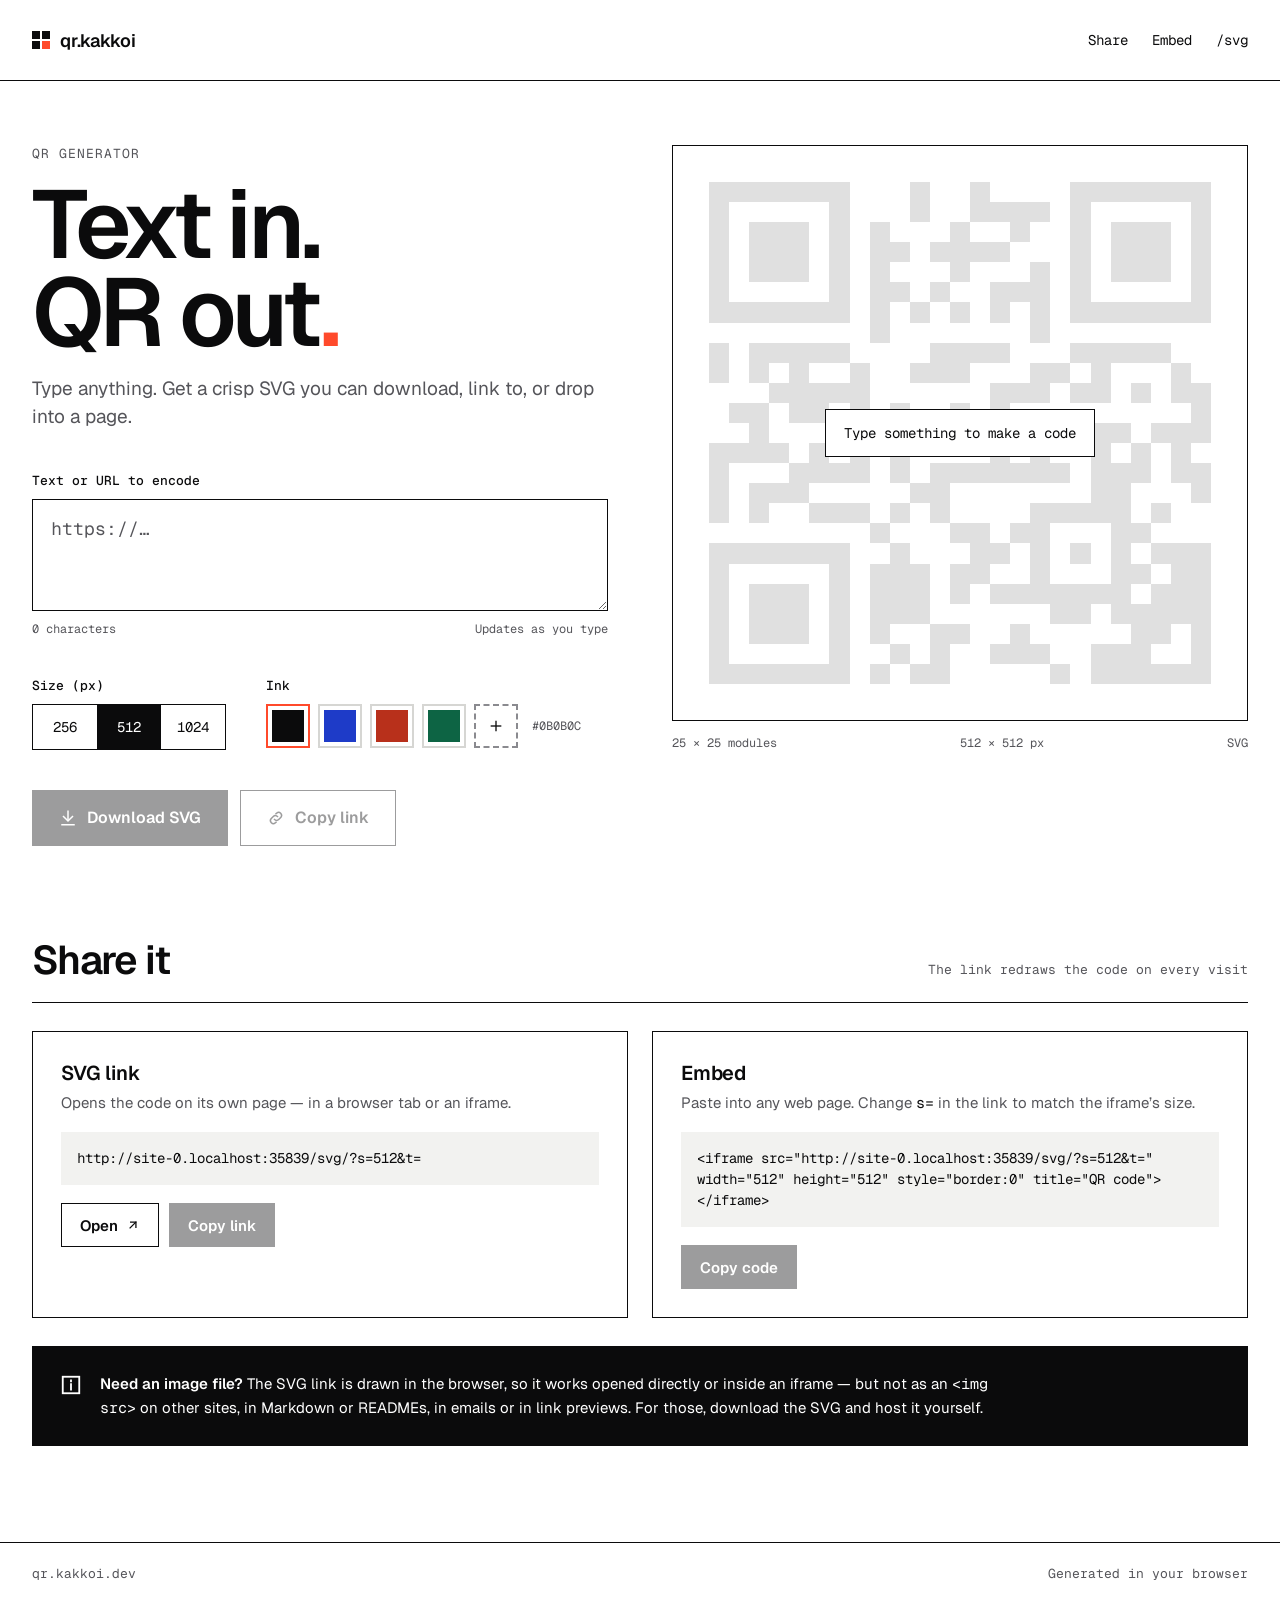
<file: index.html>
<!doctype html>
<html lang="en">
<head>
  <meta charset="utf-8">
  <meta name="viewport" content="width=device-width, initial-scale=1">
  <title>QR Generator — qr.kakkoi.dev</title>
  <meta name="description" content="Quickly generate QR codes, with shareable links and SVG downloads.">
  <link rel="preconnect" href="https://fonts.googleapis.com">
  <link rel="preconnect" href="https://fonts.gstatic.com" crossorigin>
  <link rel="stylesheet" href="https://fonts.googleapis.com/css2?family=Geist:wght@400;500;600&family=Geist+Mono:wght@400;500&display=swap">
  <link rel="stylesheet" href="tokens.css">
  <link rel="stylesheet" href="style.css">
</head>
<body>
  <div class="page" id="top">
    <div class="rule-bottom">
      <header class="container header">
        <a href="#top" class="brand">
          <span class="logo" aria-hidden="true"><span></span><span></span><span></span><span></span></span>
          <span>qr.kakkoi</span>
        </a>
        <nav aria-label="Sections" class="nav desktop-only">
          <a href="#share">Share</a>
          <a href="#embed">Embed</a>
          <a href="svg/">/svg</a>
        </nav>
        <a href="#share" class="nav-mobile mobile-only">Share &amp; embed</a>
      </header>
    </div>

    <main class="container main">
      <section class="hero" aria-label="Generator">
        <div class="hero-main">
          <div class="intro">
            <p class="eyebrow">QR Generator</p>
            <h1>Text in.<br>QR out<span class="accent">.</span></h1>
            <p class="lead desktop-only">Type anything. Get a crisp SVG you can download, link to, or drop into a page.</p>
          </div>

          <div class="field">
            <label for="qr-text" class="label">Text or URL to encode</label>
            <textarea id="qr-text" rows="3" placeholder="https://…" spellcheck="false" autocomplete="off"></textarea>
            <div class="meta">
              <span><span id="char-count">0</span> characters</span>
              <span class="desktop-only">Updates as you type</span>
            </div>
          </div>

          <div class="options">
            <fieldset>
              <legend class="label">Size (px)</legend>
              <div class="segmented" id="sizes"></div>
            </fieldset>
            <fieldset>
              <legend class="label">Ink</legend>
              <div class="swatches" id="inks">
                <label class="swatch swatch-custom" id="custom-swatch">
                  <span class="swatch-fill">
                    <svg viewBox="0 0 24 24" aria-hidden="true"><path d="M12 5v14"/><path d="M5 12h14"/></svg>
                  </span>
                  <input type="color" id="custom-ink" aria-label="Pick any ink color">
                </label>
                <span class="ink-hex" id="ink-hex">#0B0B0C</span>
              </div>
              <p class="ink-warning" id="ink-warning" hidden>Light colours may not scan reliably.</p>
            </fieldset>
          </div>

          <div class="actions desktop-only">
            <button type="button" class="btn btn-primary btn-lg" data-action="download">
              <svg class="icon" viewBox="0 0 24 24" aria-hidden="true"><path d="M12 3v12"/><path d="M6 10l6 6 6-6"/><path d="M4 21h16"/></svg>
              Download SVG
            </button>
            <button type="button" class="btn btn-outline btn-lg" data-copy="link">
              <svg class="icon" viewBox="0 0 24 24" aria-hidden="true"><path d="M10 14a4 4 0 0 0 5.6 0l3-3a4 4 0 0 0-5.6-5.6l-1 1"/><path d="M14 10a4 4 0 0 0-5.6 0l-3 3a4 4 0 0 0 5.6 5.6l1-1"/></svg>
              <span data-label="Copy link">Copy link</span>
            </button>
          </div>
        </div>

        <figure class="preview">
          <div class="preview-frame">
            <div class="preview-qr" id="preview"></div>
            <div class="preview-overlay" id="preview-overlay" hidden>
              <p class="pill" id="preview-message">Type something to make a code</p>
            </div>
          </div>
          <figcaption class="caption">
            <span><span class="modules">0</span> × <span class="modules">0</span> modules</span>
            <span class="desktop-only"><span class="px">512</span> × <span class="px">512</span> px</span>
            <span class="desktop-only">SVG</span>
            <span class="mobile-only"><span class="px">512</span> px · SVG</span>
          </figcaption>
        </figure>
      </section>

      <section id="share" class="share" aria-labelledby="share-title">
        <div class="share-head">
          <h2 id="share-title">Share it</h2>
          <p class="desktop-only">The link redraws the code on every visit</p>
        </div>

        <div class="cards">
          <div class="card">
            <div class="card-head">
              <h3>SVG link</h3>
              <p>Opens the code on its own page — in a browser tab or an iframe.</p>
            </div>
            <code class="codebox" id="link-code"></code>
            <div class="card-actions card-actions-pair">
              <a class="btn btn-outline btn-md" id="open-link" href="svg/" target="_blank" rel="noopener">
                Open
                <svg class="icon icon-sm" viewBox="0 0 24 24" aria-hidden="true"><path d="M7 17L17 7"/><path d="M8 7h9v9"/></svg>
              </a>
              <button type="button" class="btn btn-primary btn-md" data-copy="link">
                <span data-label="Copy link" data-label-mobile="Copy">Copy link</span>
              </button>
            </div>
          </div>

          <div class="card" id="embed">
            <div class="card-head">
              <h3>Embed</h3>
              <p>Paste into any web page. Change <code>s=</code> in the link to match the iframe’s size.</p>
            </div>
            <code class="codebox" id="embed-code"></code>
            <div class="card-actions">
              <button type="button" class="btn btn-primary btn-md btn-block-mobile" data-copy="embed">
                <span data-label="Copy code">Copy code</span>
              </button>
            </div>
          </div>
        </div>

        <div class="note">
          <svg class="icon note-icon" viewBox="0 0 24 24" aria-hidden="true"><rect x="3" y="3" width="18" height="18"/><path d="M12 11v6"/><path d="M12 7v1"/></svg>
          <p><strong>Need an image file?</strong> The SVG link is drawn in the browser, so it works opened directly or inside an iframe — but not as an <code>&lt;img src&gt;</code> on other sites, in Markdown or READMEs, in emails or in link previews. For those, download the SVG and host it yourself.</p>
        </div>
      </section>
    </main>

    <div class="rule-top">
      <footer class="container footer">
        <span>qr.kakkoi.dev</span>
        <span>Generated in your browser</span>
      </footer>
    </div>

    <div class="action-bar mobile-only">
      <button type="button" class="btn btn-primary action-bar-download" data-action="download">
        <svg class="icon" viewBox="0 0 24 24" aria-hidden="true"><path d="M12 3v12"/><path d="M6 10l6 6 6-6"/><path d="M4 21h16"/></svg>
        Download SVG
      </button>
      <button type="button" class="btn btn-outline action-bar-share" data-action="share" aria-label="Share link">
        <svg class="icon icon-md" viewBox="0 0 24 24" aria-hidden="true"><path d="M12 15V3"/><path d="M7 8l5-5 5 5"/><path d="M5 12v9h14v-9"/></svg>
      </button>
    </div>
  </div>

  <div class="sr-only" aria-live="polite" id="live"></div>

  <script src="vendor/qrcode.js"></script>
  <script src="qr.js"></script>
  <script src="app.js"></script>
</body>
</html>
</file>
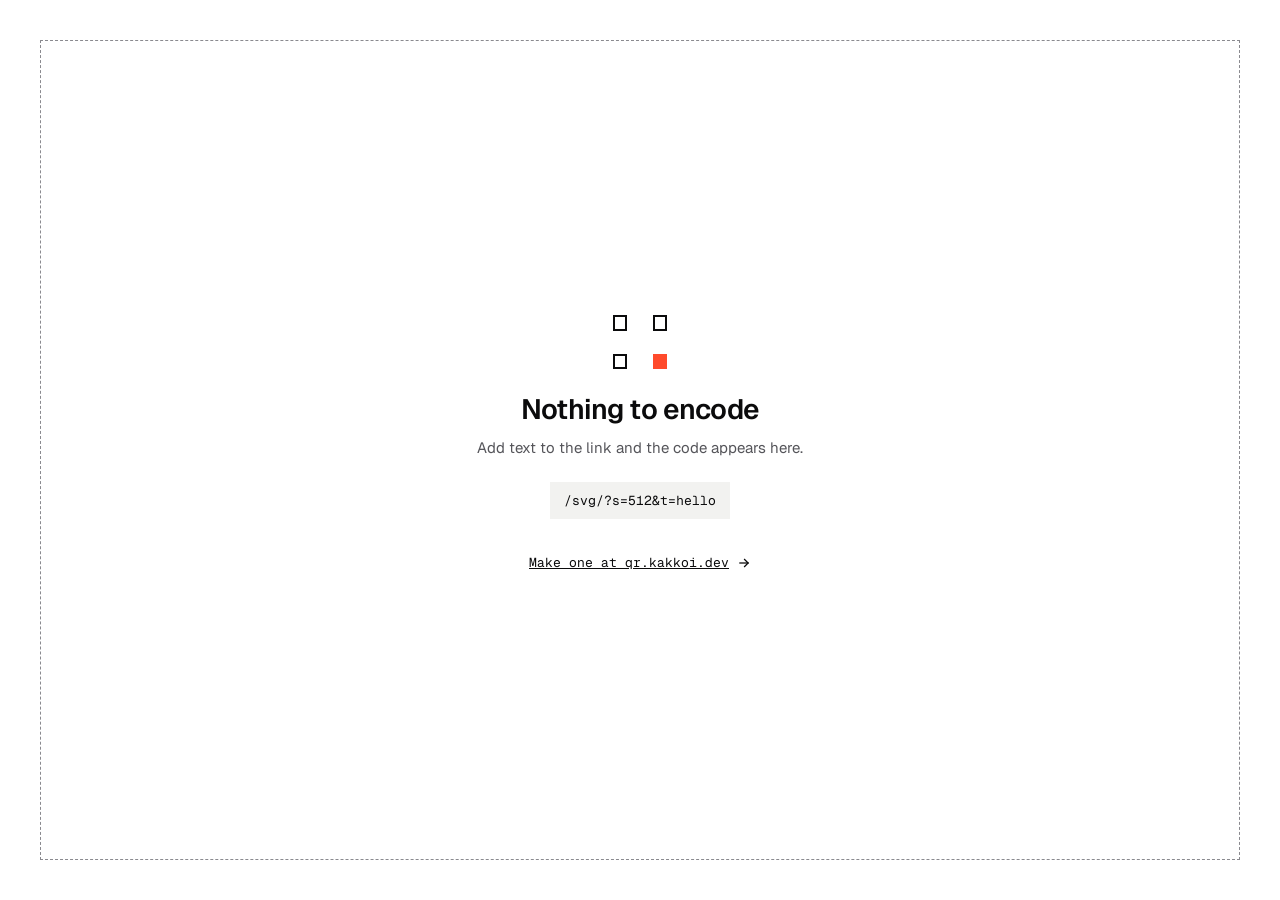
<file: svg/index.html>
<!doctype html>
<html lang="en">
<head>
  <meta charset="utf-8">
  <meta name="viewport" content="width=device-width, initial-scale=1">
  <meta name="robots" content="noindex">
  <title>QR SVG</title>
  <link rel="stylesheet" href="https://fonts.googleapis.com/css2?family=Geist:wght@400;600&family=Geist+Mono:wght@400&display=swap">
  <link rel="stylesheet" href="../tokens.css">
  <style>
    html, body { margin: 0; height: 100%; background: var(--paper); color: var(--ink); }
    body { overflow: hidden; font-family: var(--font-sans); }

    /* The code fills the shorter side of the viewport; its 4-module quiet
       zone is part of the viewBox. */
    .stage {
      width: 100vw;
      height: 100vh;
      height: 100dvh;
      display: grid;
      place-items: center;
    }
    .stage svg {
      display: block;
      width: min(100vw, 100vh);
      height: min(100vw, 100vh);
      width: min(100vw, 100dvh);
      height: min(100vw, 100dvh);
    }

    .empty {
      box-sizing: border-box;
      width: 100vw;
      height: 100vh;
      height: 100dvh;
      padding: min(40px, 7vmin);
      overflow: auto;
    }
    .empty[hidden], .stage[hidden] { display: none; }
    .empty-box {
      box-sizing: border-box;
      min-height: 100%;
      border: 1px dashed var(--dashed);
      display: flex;
      flex-direction: column;
      align-items: center;
      justify-content: center;
      gap: 22px;
      padding: min(32px, 6vmin);
      text-align: center;
    }
    .glyph {
      display: grid;
      grid-template-columns: repeat(3, minmax(0, 1fr));
      gap: 6px;
      width: 54px;
      height: 54px;
    }
    .glyph .o { border: 2px solid var(--ink); }
    .glyph .a { background: var(--accent); }
    .copy { display: flex; flex-direction: column; gap: 10px; }
    h1 { margin: 0; font-size: 28px; font-weight: 600; letter-spacing: -0.03em; }
    p { margin: 0; font-size: 15px; line-height: 1.5; color: var(--muted); }
    code {
      background: var(--code-bg);
      padding: 10px 14px;
      font-family: var(--font-mono);
      font-size: 13px;
      overflow-wrap: anywhere;
    }
    a {
      display: flex;
      align-items: center;
      gap: 8px;
      min-height: 44px;
      color: var(--ink);
      font-family: var(--font-mono);
      font-size: 13px;
    }
    a:hover { color: var(--muted); }
    a svg { width: 14px; height: 14px; fill: none; stroke: currentColor; stroke-width: 2.2; stroke-linecap: square; }
  </style>
</head>
<body>
  <div class="stage" id="stage" hidden></div>

  <main class="empty" id="empty" hidden>
    <div class="empty-box">
      <div class="glyph" aria-hidden="true">
        <span class="o"></span><span></span><span class="o"></span>
        <span></span><span></span><span></span>
        <span class="o"></span><span></span><span class="a"></span>
      </div>
      <div class="copy">
        <h1 id="empty-title">Nothing to encode</h1>
        <p id="empty-body">Add text to the link and the code appears here.</p>
      </div>
      <code>/svg/?s=512&amp;t=hello</code>
      <a href="../">Make one at qr.kakkoi.dev
        <svg viewBox="0 0 24 24" aria-hidden="true"><path d="M5 12h14"/><path d="M13 6l6 6-6 6"/></svg>
      </a>
    </div>
  </main>

  <script src="../vendor/qrcode.js"></script>
  <script src="../qr.js"></script>
  <script>
    (function () {
      var opts = QR.parse(new URLSearchParams(location.search));
      var empty = document.getElementById('empty');

      if (!opts.text) {
        empty.hidden = false;
        return;
      }

      var code;
      try {
        code = QR.encode(opts.text, opts.ecc);
      } catch (e) {
        document.getElementById('empty-title').textContent = 'Too long to encode';
        document.getElementById('empty-body').textContent = 'Too long for a QR code — shorten the text.';
        empty.hidden = false;
        return;
      }

      var NS = 'http://www.w3.org/2000/svg';
      var dim = code.count + opts.margin * 2;
      var svg = document.createElementNS(NS, 'svg');
      svg.setAttribute('viewBox', '0 0 ' + dim + ' ' + dim);
      svg.setAttribute('shape-rendering', 'crispEdges');
      svg.setAttribute('role', 'img');
      svg.setAttribute('aria-label', 'QR code: ' + opts.text);
      if (opts.bg !== 'none') {
        var rect = document.createElementNS(NS, 'rect');
        rect.setAttribute('width', '100%');
        rect.setAttribute('height', '100%');
        rect.setAttribute('fill', '#' + opts.bg);
        svg.appendChild(rect);
      } else {
        document.documentElement.style.background = 'transparent';
        document.body.style.background = 'transparent';
      }
      var path = document.createElementNS(NS, 'path');
      path.setAttribute('d', code.path(opts.margin));
      path.setAttribute('fill', '#' + opts.ink);
      svg.appendChild(path);

      var stage = document.getElementById('stage');
      stage.appendChild(svg);
      stage.hidden = false;
    })();
  </script>
</body>
</html>
</file>
<file: tokens.css>
/* qr.kakkoi.dev design tokens. Fonts are loaded from the HTML. */

:root {
  /* colour */
  --ink: #0B0B0C;
  --paper: #FFFFFF;
  --muted: #55555A;
  --code-bg: #F2F2F0;
  --hairline: #D6D6D3;
  --dashed: #8A8A8F;
  --accent: #FF4A2B; /* decorative only, never text on white */

  /* QR ink presets */
  --qr-black: #0B0B0C;
  --qr-blue: #1E3BC8;
  --qr-red: #B8301B;
  --qr-green: #0D6444;

  /* type */
  --font-sans: "Geist", system-ui, sans-serif;
  --font-mono: "Geist Mono", ui-monospace, monospace;
  --fs-h1: clamp(52px, 8vw, 96px);
  --fs-h2: 40px;
  --fs-h3: 20px;
  --fs-lead: 19px;
  --fs-body: 15px;
  --fs-label: 13px;
  --fs-meta: 12px;
  --fs-input: 18px;

  /* shape & space */
  --border: 1px solid var(--ink);
  --radius: 0;
  --container: 1280px;
  --gutter: clamp(20px, 4vw, 32px);
  --section-gap: clamp(56px, 8vw, 88px);
  --tap: 44px;
  --btn-h-primary: 56px;
}

@media (max-width: 767px) {
  :root {
    --fs-h1: 52px;
    --fs-h2: 32px;
    --fs-h3: 18px;
    --fs-body: 14px;
    --fs-input: 16px; /* prevents iOS zoom */
    --gutter: 20px;
    --tap: 48px;
    --btn-h-primary: 52px;
  }
}

:focus-visible { outline: 2px solid var(--ink); outline-offset: 2px; }
</file>
<file: style.css>
/* Generator page. Tokens live in tokens.css. */

*, *::before, *::after { box-sizing: border-box; }

html { color-scheme: light; }

body {
  margin: 0;
  background: var(--paper);
  color: var(--ink);
  font-family: var(--font-sans);
  -webkit-font-smoothing: antialiased;
}

a { color: var(--ink); }
a:hover { color: var(--muted); }

h1, h2, h3, p, figure { margin: 0; }

code { font-family: var(--font-mono); }

button, input, textarea { font: inherit; color: inherit; border-radius: 0; }

button { cursor: pointer; }

.icon {
  width: 18px;
  height: 18px;
  flex-shrink: 0;
  fill: none;
  stroke: currentColor;
  stroke-width: 2;
  stroke-linecap: square;
}
.icon-sm { width: 14px; height: 14px; stroke-width: 2.2; }
.icon-md { width: 20px; height: 20px; }

.sr-only {
  position: absolute;
  width: 1px;
  height: 1px;
  margin: -1px;
  padding: 0;
  overflow: hidden;
  clip: rect(0 0 0 0);
  white-space: nowrap;
  border: 0;
}

/* ---------- Page frame ---------- */

.page {
  min-height: 100vh;
  display: flex;
  flex-direction: column;
}

.container {
  width: 100%;
  max-width: var(--container);
  margin: 0 auto;
  padding-left: var(--gutter);
  padding-right: var(--gutter);
}

.rule-bottom { border-bottom: var(--border); }
.rule-top { border-top: var(--border); }

.header {
  padding-top: 18px;
  padding-bottom: 18px;
  display: flex;
  flex-wrap: wrap;
  align-items: center;
  justify-content: space-between;
  gap: 16px;
}

.brand {
  display: flex;
  align-items: center;
  gap: 10px;
  min-height: 44px;
  text-decoration: none;
  font-weight: 600;
  font-size: 18px;
  letter-spacing: -0.01em;
}

.logo {
  display: grid;
  grid-template-columns: repeat(2, minmax(0, 1fr));
  gap: 2px;
  width: 18px;
  height: 18px;
}
.logo > span { background: var(--ink); }
.logo > span:last-child { background: var(--accent); }

.nav {
  display: flex;
  flex-wrap: wrap;
  gap: 4px 24px;
  font-family: var(--font-mono);
  font-size: 14px;
}
.nav a { text-decoration: none; padding: 12px 0; }

.nav-mobile {
  display: flex;
  align-items: center;
  min-height: 44px;
  padding: 0 4px;
  text-decoration: none;
  font-family: var(--font-mono);
  font-size: 13px;
}

.main {
  flex-grow: 1;
  padding-top: clamp(28px, 6vw, 64px);
  padding-bottom: clamp(48px, 8vw, 96px);
  display: flex;
  flex-direction: column;
  gap: var(--section-gap);
}

.footer {
  padding-top: 22px;
  padding-bottom: 22px;
  display: flex;
  flex-wrap: wrap;
  justify-content: space-between;
  gap: 8px 24px;
  font-family: var(--font-mono);
  font-size: 13px;
  color: var(--muted);
}

/* ---------- Hero ---------- */

.hero {
  display: grid;
  grid-template-columns: repeat(auto-fit, minmax(min(100%, 440px), 1fr));
  gap: 64px;
  align-items: start;
}

.hero-main {
  display: flex;
  flex-direction: column;
  gap: 40px;
  min-width: 0;
}

.intro {
  display: flex;
  flex-direction: column;
  gap: 18px;
}

.eyebrow {
  font-family: var(--font-mono);
  font-size: 13px;
  letter-spacing: 0.08em;
  text-transform: uppercase;
  color: var(--muted);
}

h1 {
  font-size: var(--fs-h1);
  line-height: 0.92;
  letter-spacing: -0.05em;
  font-weight: 600;
}

.accent { color: var(--accent); }

.lead {
  font-size: var(--fs-lead);
  line-height: 1.5;
  color: var(--muted);
  max-width: 30em;
}

.label {
  font-family: var(--font-mono);
  font-size: var(--fs-label);
  font-weight: 500;
}

.field {
  display: flex;
  flex-direction: column;
  gap: 10px;
}

textarea {
  width: 100%;
  font-family: var(--font-mono);
  font-size: var(--fs-input);
  line-height: 1.45;
  padding: 16px 18px;
  border: var(--border);
  background: var(--paper);
  resize: vertical;
}
textarea::placeholder { color: var(--muted); }

.meta {
  display: flex;
  justify-content: space-between;
  gap: 12px;
  font-family: var(--font-mono);
  font-size: var(--fs-meta);
  color: var(--muted);
}

.options {
  display: flex;
  flex-wrap: wrap;
  gap: 28px 40px;
}

fieldset {
  border: 0;
  margin: 0;
  padding: 0;
  min-width: 0;
}

legend {
  padding: 0;
  margin-bottom: 10px;
}

.segmented {
  display: flex;
  border: var(--border);
}

.segmented button {
  font-family: var(--font-mono);
  font-size: 14px;
  min-width: 64px;
  height: 44px;
  padding: 0 14px;
  border: 0;
  background: var(--paper);
  color: var(--ink);
}
.segmented button[aria-pressed="true"] {
  background: var(--ink);
  color: var(--paper);
}

.swatches {
  display: flex;
  align-items: center;
  gap: 8px;
}

.swatch {
  position: relative;
  display: block;
  width: 44px;
  height: 44px;
  padding: 4px;
  border: 2px solid var(--hairline);
  background: var(--paper);
  flex-shrink: 0;
}
.swatch[aria-pressed="true"] { border-color: var(--accent); }

.swatch-fill {
  display: flex;
  align-items: center;
  justify-content: center;
  width: 100%;
  height: 100%;
}

.swatch-custom {
  cursor: pointer;
  border-style: dashed;
  border-color: var(--dashed);
}
.swatch-custom .swatch-fill { background: var(--paper); color: var(--ink); }
.swatch-custom svg {
  width: 16px;
  height: 16px;
  fill: none;
  stroke: currentColor;
  stroke-width: 2;
  stroke-linecap: square;
}
.swatch-custom.is-active {
  border-style: solid;
  border-color: var(--accent);
}
.swatch-custom input {
  position: absolute;
  inset: 0;
  width: 100%;
  height: 100%;
  margin: 0;
  padding: 0;
  border: 0;
  opacity: 0;
  cursor: pointer;
}
.swatch-custom:focus-within {
  outline: 2px solid var(--ink);
  outline-offset: 2px;
}

.ink-hex {
  margin-left: 6px;
  font-family: var(--font-mono);
  font-size: var(--fs-meta);
  color: var(--muted);
  text-transform: uppercase;
}

.ink-warning {
  margin-top: 8px;
  font-family: var(--font-mono);
  font-size: var(--fs-meta);
  color: var(--muted);
}

.actions {
  display: flex;
  flex-wrap: wrap;
  gap: 12px;
}

/* ---------- Buttons ---------- */

.btn {
  display: inline-flex;
  align-items: center;
  justify-content: center;
  gap: 10px;
  border: var(--border);
  font-family: var(--font-sans);
  font-weight: 600;
  text-decoration: none;
  white-space: nowrap;
}
.btn-primary { background: var(--ink); color: var(--paper); }
.btn-outline { background: var(--paper); color: var(--ink); }
a.btn-outline:hover { color: var(--ink); }
.btn-primary:hover:not(:disabled) { background: #2A2A2D; }
.btn-outline:hover:not(:disabled) { background: var(--code-bg); }

.btn-lg { height: var(--btn-h-primary); padding: 0 26px; font-size: 16px; }
.btn-md { height: var(--tap); padding: 0 18px; font-size: 15px; gap: 8px; }

.btn:disabled,
.segmented button:disabled {
  opacity: 0.4;
  cursor: not-allowed;
}

/* ---------- Preview ---------- */

.preview {
  width: 100%;
  max-width: 580px;
  justify-self: end;
  display: flex;
  flex-direction: column;
  gap: 14px;
}

.preview-frame {
  position: relative;
  border: var(--border);
  padding: 36px;
  background: var(--paper);
}

.preview-qr {
  aspect-ratio: 1 / 1;
  width: 100%;
}
.preview-qr svg {
  display: block;
  width: 100%;
  height: 100%;
}
.preview-qr.is-faded { opacity: 0.12; }

.preview-overlay {
  position: absolute;
  inset: 0;
  display: flex;
  align-items: center;
  justify-content: center;
  padding: 32px;
}
.preview-overlay[hidden] { display: none; }

.pill {
  background: var(--paper);
  border: var(--border);
  padding: 14px 18px;
  font-family: var(--font-mono);
  font-size: 14px;
  text-align: center;
}

.caption {
  display: flex;
  flex-wrap: wrap;
  justify-content: space-between;
  gap: 8px 16px;
  font-family: var(--font-mono);
  font-size: var(--fs-meta);
  color: var(--muted);
}

/* ---------- Share ---------- */

.share {
  display: flex;
  flex-direction: column;
  gap: 28px;
}

.share-head {
  display: flex;
  flex-wrap: wrap;
  align-items: baseline;
  justify-content: space-between;
  gap: 8px 24px;
  border-bottom: var(--border);
  padding-bottom: 16px;
}
.share-head p {
  font-family: var(--font-mono);
  font-size: 13px;
  color: var(--muted);
}

h2 {
  font-size: var(--fs-h2);
  letter-spacing: -0.03em;
  font-weight: 600;
}

.cards {
  display: grid;
  grid-template-columns: repeat(auto-fit, minmax(min(100%, 420px), 1fr));
  gap: 24px;
}

.card {
  border: var(--border);
  padding: 28px;
  display: flex;
  flex-direction: column;
  gap: 18px;
  min-width: 0;
}

.card-head {
  display: flex;
  flex-direction: column;
  gap: 6px;
}

h3 {
  font-size: var(--fs-h3);
  font-weight: 600;
  letter-spacing: -0.01em;
}

.card-head p {
  font-size: var(--fs-body);
  line-height: 1.5;
  color: var(--muted);
}
.card-head code { color: var(--ink); }

.codebox {
  display: block;
  background: var(--code-bg);
  padding: 16px;
  font-size: 14px;
  line-height: 1.5;
  overflow-wrap: anywhere;
}

.card-actions {
  display: flex;
  flex-wrap: wrap;
  gap: 10px;
}

.note {
  background: var(--ink);
  color: var(--paper);
  padding: 26px 28px;
  display: flex;
  gap: 18px;
  align-items: flex-start;
}
.note-icon { width: 22px; height: 22px; margin-top: 2px; }
.note p {
  font-size: 15px;
  line-height: 1.6;
  max-width: 62em;
}
.note strong { font-weight: 600; }

/* ---------- Mobile action bar ---------- */

.action-bar {
  position: sticky;
  bottom: 0;
  z-index: 10;
  display: flex;
  gap: 8px;
  background: var(--paper);
  border-top: var(--border);
  padding: 12px 20px calc(20px + env(safe-area-inset-bottom));
}
.action-bar-download {
  flex: 1;
  height: 52px;
  font-size: 16px;
}
.action-bar-share {
  width: 52px;
  height: 52px;
  padding: 0;
  flex-shrink: 0;
}

/* ---------- Breakpoints ---------- */

@media (min-width: 768px) {
  .mobile-only { display: none !important; }
}

@media (max-width: 767px) {
  .desktop-only { display: none !important; }

  .header {
    height: 56px;
    padding-top: 0;
    padding-bottom: 0;
  }
  .brand { gap: 9px; font-size: 17px; }
  .logo { width: 16px; height: 16px; }

  .main {
    padding-top: 28px;
    padding-bottom: 40px;
    gap: 48px;
  }

  .footer {
    padding-top: 18px;
    padding-bottom: 18px;
    font-size: 12px;
  }

  /* Preview moves above the input; the left column dissolves into the hero
     so its children can be reordered. The preview is not focusable, so tab
     order still follows the visual order. */
  .hero {
    display: flex;
    flex-direction: column;
    align-items: stretch;
    gap: 28px;
  }
  .hero-main { display: contents; }
  .intro { order: 1; gap: 12px; }
  .preview { order: 2; max-width: none; gap: 10px; }
  .field { order: 3; gap: 8px; }
  .options { order: 4; flex-direction: column; gap: 28px; }

  .eyebrow { font-size: 12px; }
  h1 { line-height: 0.94; }

  .preview-frame { padding: 22px; }
  .preview-overlay { padding: 24px; }
  .pill { padding: 12px 16px; font-size: 13px; }
  .caption { flex-wrap: nowrap; gap: 12px; }

  textarea { padding: 14px 16px; }

  .segmented {
    display: grid;
    grid-template-columns: repeat(3, minmax(0, 1fr));
  }
  .segmented button { height: 48px; font-size: 15px; min-width: 0; }

  .swatches { flex-wrap: wrap; gap: 0 10px; }
  .swatch { width: 48px; height: 48px; }
  .swatch-custom svg { width: 18px; height: 18px; }
  .ink-hex { width: 100%; margin: 8px 0 0; }

  .share { gap: 18px; padding-top: 0; }
  .share-head { padding-bottom: 12px; }

  .card { padding: 20px; gap: 14px; }
  .card-head { gap: 4px; }
  .codebox { padding: 14px; font-size: 13px; }
  .card-actions-pair {
    display: grid;
    grid-template-columns: repeat(2, minmax(0, 1fr));
    gap: 8px;
  }
  .card .btn { height: 48px; }
  .card .btn-primary { background: var(--paper); color: var(--ink); }
  .card .btn-primary:hover:not(:disabled) { background: var(--code-bg); }
  .btn-block-mobile { width: 100%; }
  .cards { gap: 18px; }

  .note {
    padding: 20px;
    flex-direction: column;
    gap: 10px;
  }
  .note-icon { margin-top: 0; }
  .note p { font-size: 14px; }
}

/* On the dark note bar the focus ring is white. */
.note :focus-visible { outline-color: var(--paper); }

@media (prefers-reduced-motion: reduce) {
  * { transition: none !important; animation: none !important; }
}
</file>
